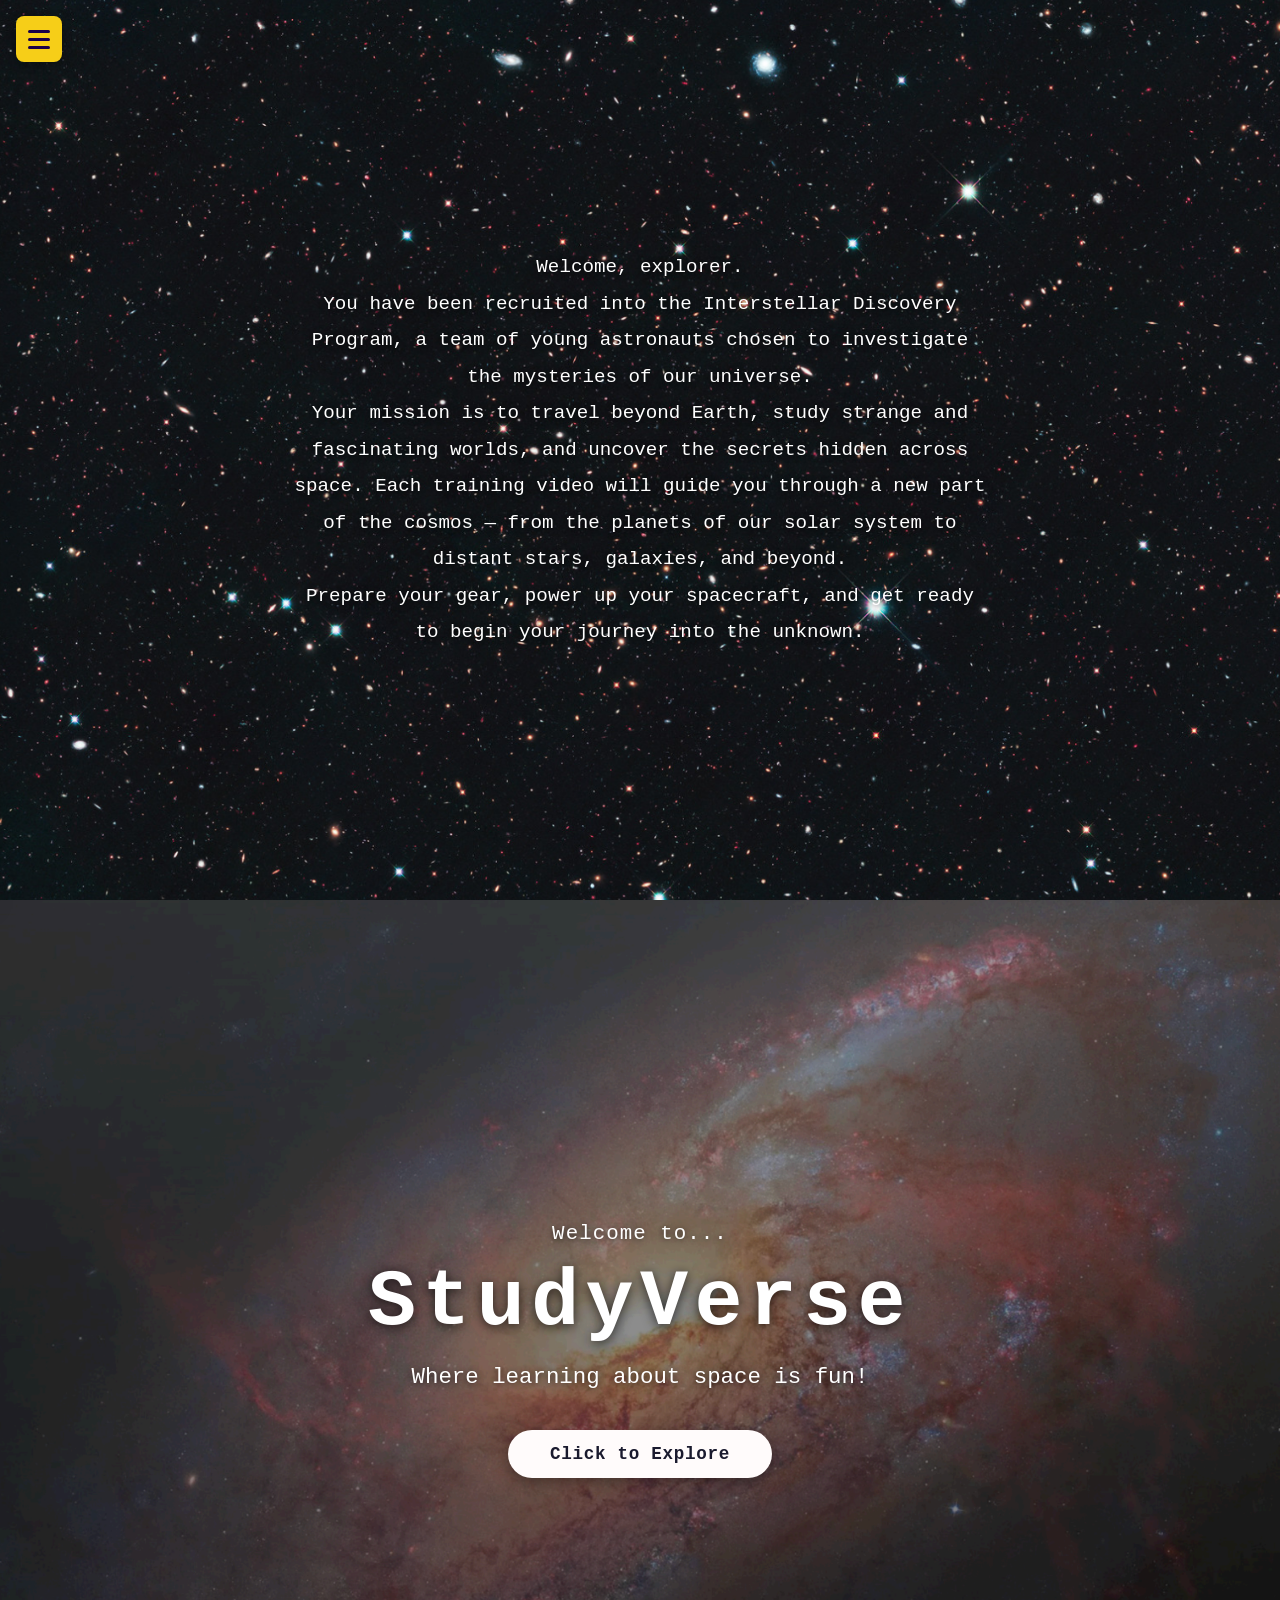
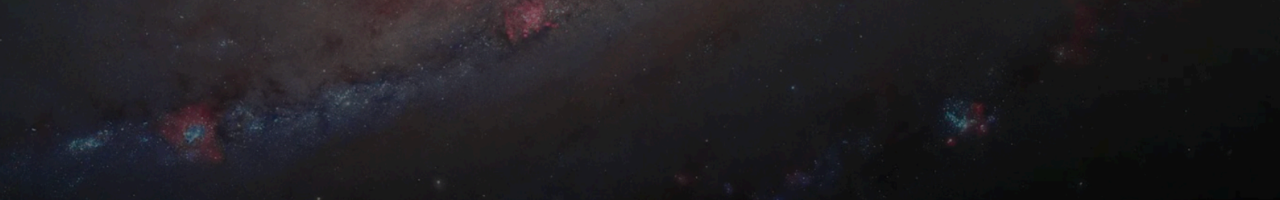
<file: index.html>
<!DOCTYPE html>
<html lang="en">
  <head>
    <meta charset="UTF-8" />
    <meta name="viewport" content="width=device-width, initial-scale=1.0" />
    <title>StudyVerse - Home</title>
    <link rel="stylesheet" href="css/home.css" />
    <link rel="stylesheet" href="css/sidebar.css" />
  </head>
  <body>

    <!-- Section 1: Storytelling Introduction -->
    <section class="intro-section">
      <div class="intro-content">
        <p>Welcome, explorer.</p>
        <p>You have been recruited into the Interstellar Discovery Program, a team of young astronauts chosen to investigate the mysteries of our universe.</p> 
        <p>Your mission is to travel beyond Earth, study strange and fascinating worlds, and uncover the secrets hidden across space. Each training video will guide you through a new part of the cosmos — from the planets of our solar system to distant stars, galaxies, and beyond.</p>
        <p>Prepare your gear, power up your spacecraft, and get ready to begin your journey into the unknown.</p>
      </div>
    </section>

    <!-- Section 2: Welcome -->
    <section class="welcome-section">
      <div class="welcome-content">
        <p class="welcome-label">Welcome to...</p>
        <h1 class="welcome-title">StudyVerse</h1>
        <p class="welcome-tagline">Where learning about space is fun!</p>
        <a href="video1.html" class="explore-btn">Click to Explore</a>
      </div>
    </section>

    <script src="js/progress.js"></script>
  </body>
</html>
</file>
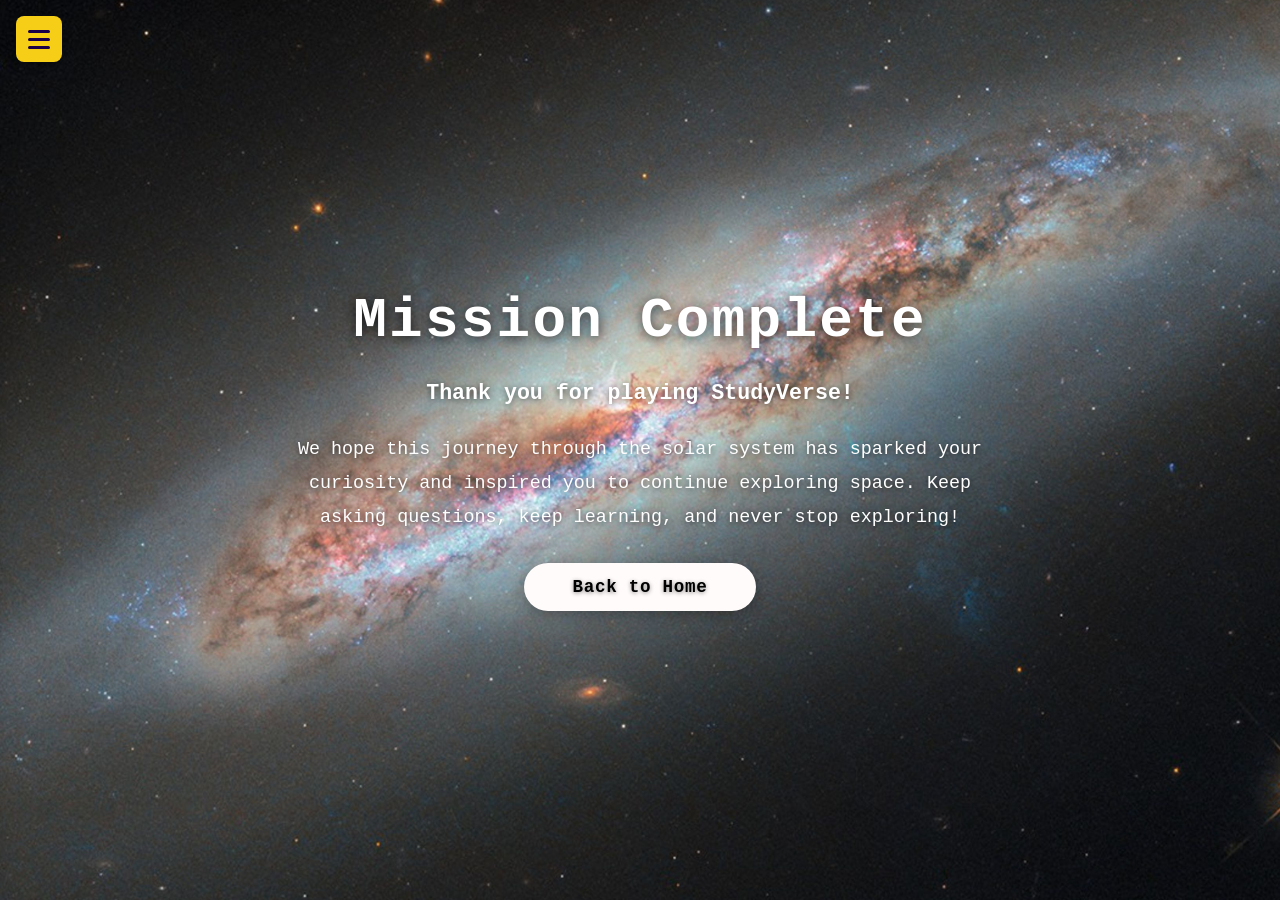
<file: final.html>
<!DOCTYPE html>
<html lang="en">
  <head>
    <meta charset="UTF-8" />
    <meta name="viewport" content="width=device-width, initial-scale=1.0" />
    <title>StudyVerse - Mission Complete</title>
    <link rel="stylesheet" href="css/final.css" />
    <link rel="stylesheet" href="css/sidebar.css" />
  </head>
  <body>
    <section class="final-page">
      <div class="final-content">
        <h1 class="final-heading">Mission Complete</h1>
        <p class="final-bold">Thank you for playing StudyVerse!</p>
        <p class="final-text">
          We hope this journey through the solar system has sparked your
          curiosity and inspired you to continue exploring space. Keep asking
          questions, keep learning, and never stop exploring!
        </p>
        <a href="index.html" class="final-btn">Back to Home</a>
      </div>
    </section>
    <script src="js/progress.js"></script>
  </body>
</html>
</file>
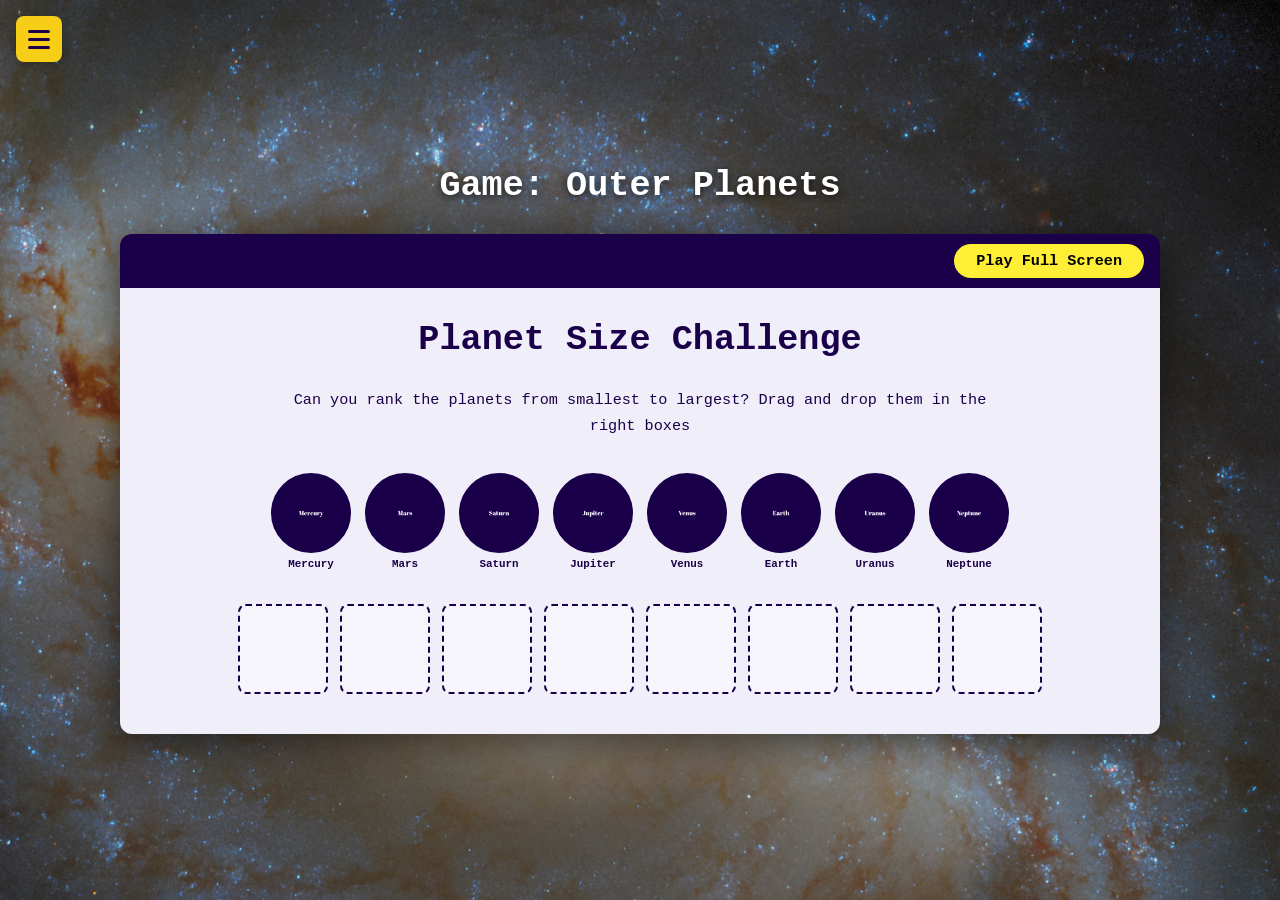
<file: game2.html>
<!DOCTYPE html>
<html lang="en">
  <head>
    <meta charset="UTF-8" />
    <meta name="viewport" content="width=device-width, initial-scale=1.0" />
    <title>StudyVerse - Game: Outer Planets</title>
    <link rel="stylesheet" href="css/game2.css" />
    <link rel="stylesheet" href="css/sidebar.css" />
  </head>
  <body>
    <section class="game-page">
      <h1 class="page-heading">Game: Outer Planets</h1>

      <div class="game-container" id="gameContainer">
        <!-- Top bar -->
        <div class="game-topbar">
          <button class="fullscreen-btn" onclick="toggleFullscreen()">Play Full Screen</button>
        </div>

        <!-- Game area -->
        <div class="game-area">
          <h2 class="game-title">Planet Size Challenge</h2>
          <p class="game-subtitle">
            Can you rank the planets from smallest to largest?
            Drag and drop them in the right boxes
          </p>

          <!-- Draggable planet bank -->
          <div class="planets-row" id="planetsRow"></div>

          <!-- Drop zones (no sun for this one) -->
          <div class="dropzones" id="dropzones"></div>
        </div>
      </div>

      <!-- Shown only when game is won -->
      <a href="congrats2.html" class="continue-btn" id="continueBtn">Continue</a>
    </section>

    <script src="js/progress.js"></script>
    <script src="js/game2.js"></script>
  </body>
</html>
</file>
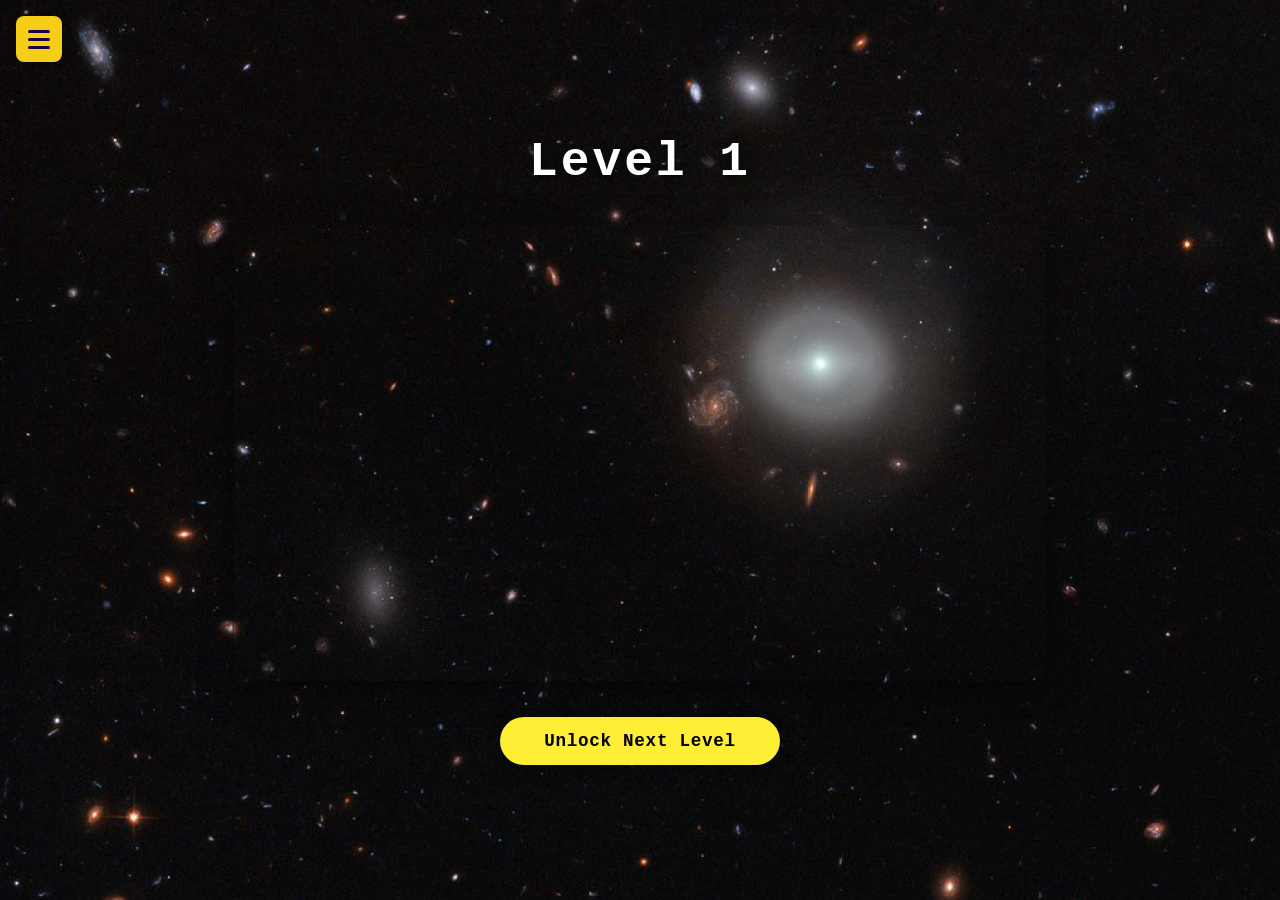
<file: video1.html>
<!DOCTYPE html>
<html lang="en">
  <head>
    <meta charset="UTF-8" />
    <meta name="viewport" content="width=device-width, initial-scale=1.0" />
    <title>StudyVerse - Level 1</title>
    <link rel="stylesheet" href="css/video1.css" />
    <link rel="stylesheet" href="css/sidebar.css" />
  </head>
  <body>

    <section class="video-section">
      <div class="video-content">

        <h1 class="level-heading">Level 1</h1>

        <div class="video-wrapper">
          <iframe
            src="https://www.youtube.com/embed/tYQ6Ayuxtxk"
            title="StudyVerse Level 1"
            frameborder="0"
            allow="accelerometer; autoplay; clipboard-write; encrypted-media; gyroscope; picture-in-picture"
            allowfullscreen
          ></iframe>
        </div>

        <a href="game1.html" class="unlock-btn">Unlock Next Level</a>

      </div>
    </section>

    <script src="js/progress.js"></script>
  </body>
</html>
</file>
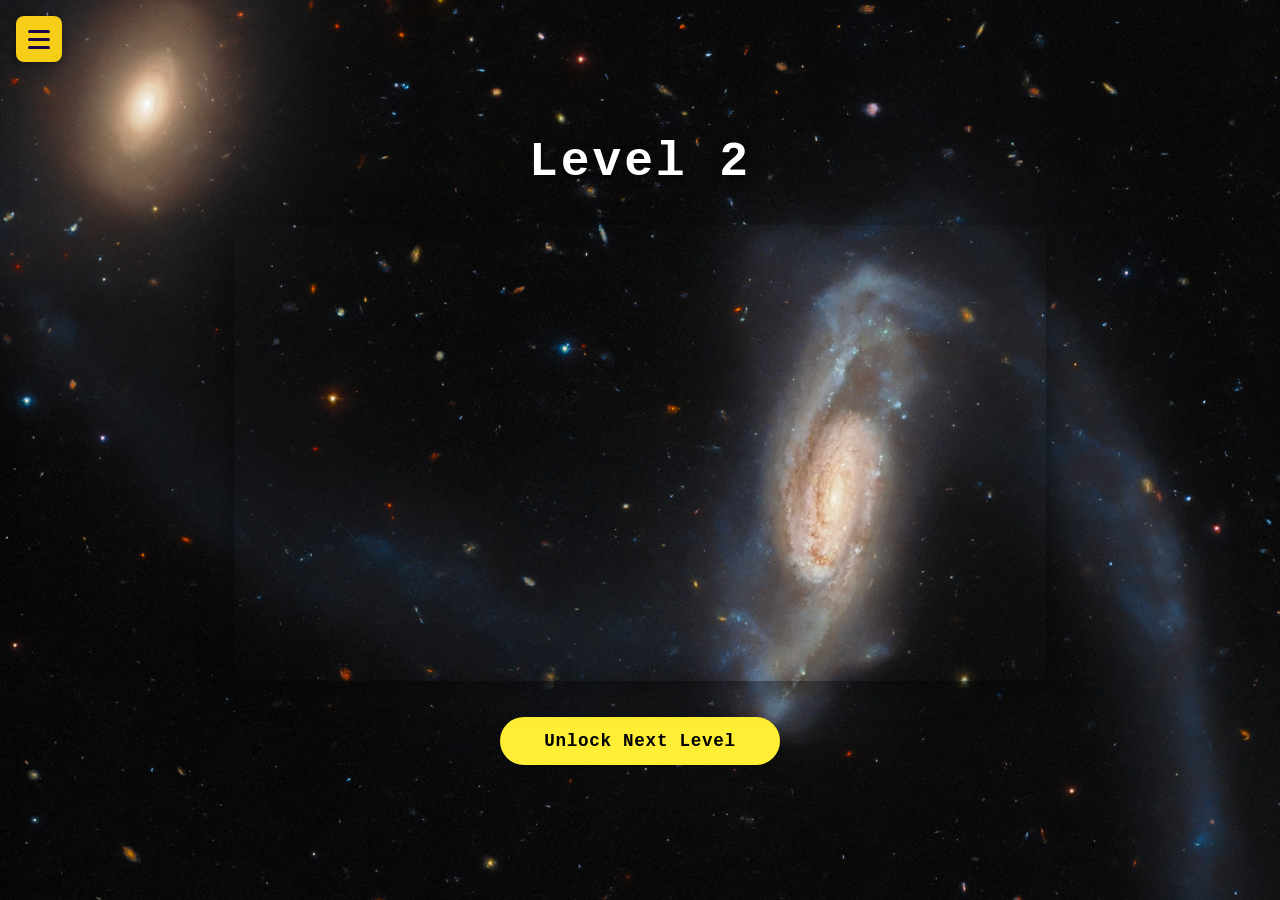
<file: video2.html>
<!DOCTYPE html>
<html lang="en">
  <head>
    <meta charset="UTF-8" />
    <meta name="viewport" content="width=device-width, initial-scale=1.0" />
    <title>StudyVerse - Level 2</title>
    <link rel="stylesheet" href="css/video2.css" />
    <link rel="stylesheet" href="css/sidebar.css" />
  </head>
  <body>

    <section class="video-section">
      <div class="video-content">

        <h1 class="level-heading">Level 2</h1>

        <div class="video-wrapper">
          <iframe
            src="https://www.youtube.com/embed/9b1slDtbA1o"
            title="StudyVerse Level 2"
            frameborder="0"
            allow="accelerometer; autoplay; clipboard-write; encrypted-media; gyroscope; picture-in-picture"
            allowfullscreen
          ></iframe>
        </div>

        <a href="game2.html" class="unlock-btn">Unlock Next Level</a>

      </div>
    </section>

    <script src="js/progress.js"></script>
  </body>
</html>
</file>
<file: css/home.css>
/* ── Global Reset ── */
* {
  margin: 0;
  padding: 0;
  box-sizing: border-box;
}

body {
  font-family: 'Courier New', Courier, monospace;
  color: #ffffff;
}

/* ── Section 1 – Intro ── */
.intro-section {
  min-height: 100vh;
  background-image: url('../images/introBg.png');
  background-size: cover;
  background-position: center;
  background-repeat: no-repeat;
  display: flex;
  align-items: center;
  justify-content: center;
}

.intro-content {
  max-width: 780px;
  padding: 60px 40px;
  text-align: center;
}

.intro-content p {
  font-size: 1.2rem;
  line-height: 1.9;
  color: #ffffff;
  text-shadow: 0 1px 6px rgba(0, 0, 0, 0.7);
}

/* ── Section 2 – Welcome ── */
.welcome-section {
  min-height: 100vh;
  background-image: url('../images/welcomeBg.png');
  background-size: cover;
  background-position: center;
  background-repeat: no-repeat;
  display: flex;
  align-items: center;
  justify-content: center;
}

.welcome-content {
  text-align: center;
  padding: 60px 40px;
}

.welcome-label {
  font-size: 1.3rem;
  letter-spacing: 0.05em;
  color: #ffffff;
  text-shadow: 0 1px 6px rgba(0, 0, 0, 0.6);
  margin-bottom: 12px;
}

.welcome-title {
  font-size: 5rem;
  font-weight: bold;
  letter-spacing: 0.08em;
  color: #ffffff;
  text-shadow: 0 2px 12px rgba(0, 0, 0, 0.7);
  margin-bottom: 16px;
}

.welcome-tagline {
  font-size: 1.4rem;
  color: #ffffff;
  text-shadow: 0 1px 6px rgba(0, 0, 0, 0.6);
  margin-bottom: 40px;
}

/* ── Explore Button ── */
.explore-btn {
  display: inline-block;
  background-color: #FFFBFB;
  color: #1a1a2e;
  text-decoration: none;
  font-size: 1.1rem;
  font-weight: 600;
  padding: 14px 42px;
  border-radius: 40px;
  letter-spacing: 0.04em;
  transition: background-color 0.25s ease, transform 0.2s ease;
  box-shadow: 0 4px 14px rgba(0, 0, 0, 0.35);
}

.explore-btn:hover {
  background-color: #e8e4e4;
  transform: translateY(-2px);
}

.explore-btn:active {
  transform: translateY(0);
}
</file>
<file: css/sidebar.css>
/* ════════════════════════════════
   HAMBURGER BUTTON
   ════════════════════════════════ */
#hamburgerBtn {
  position: fixed;
  top: 16px;
  left: 16px;
  z-index: 1001;
  width: 46px;
  height: 46px;
  background-color: #F6CE18;
  border: none;
  border-radius: 8px;
  display: flex;
  flex-direction: column;
  justify-content: center;
  align-items: center;
  gap: 5px;
  cursor: pointer;
  padding: 10px;
  box-shadow: 0 2px 8px rgba(0, 0, 0, 0.35);
  transition: background-color 0.2s ease;
}
#hamburgerBtn:hover { background-color: #e0b800; }

#hamburgerBtn span {
  display: block;
  width: 22px;
  height: 3px;
  background-color: #1A0049;
  border-radius: 2px;
}

/* ════════════════════════════════
   OVERLAY (click to close)
   ════════════════════════════════ */
#sidebarOverlay {
  display: none;
  position: fixed;
  inset: 0;
  background: rgba(0, 0, 0, 0.45);
  z-index: 999;
}
#sidebarOverlay.open { display: block; }

/* ════════════════════════════════
   SIDEBAR PANEL
   ════════════════════════════════ */
#sidebar {
  position: fixed;
  top: 0;
  left: -280px;
  width: 260px;
  height: 100vh;
  background-color: #1A0049;
  z-index: 1000;
  transition: left 0.3s ease;
  display: flex;
  flex-direction: column;
  padding: 20px 0 32px;
  box-shadow: 4px 0 24px rgba(0, 0, 0, 0.5);
}
#sidebar.open { left: 0; }

/* Close button */
#sidebarCloseBtn {
  align-self: flex-end;
  margin-right: 16px;
  background: none;
  border: none;
  color: #ffffff;
  font-size: 1.4rem;
  cursor: pointer;
  padding: 4px 10px;
  border-radius: 4px;
  transition: color 0.2s ease;
  font-family: 'Courier New', Courier, monospace;
}
#sidebarCloseBtn:hover { color: #F6CE18; }

/* Sidebar title */
.sidebar-title {
  font-family: 'Courier New', Courier, monospace;
  font-size: 1.05rem;
  font-weight: 900;
  color: #F6CE18;
  padding: 14px 24px 18px;
  border-bottom: 1px solid rgba(246, 206, 24, 0.25);
  margin-bottom: 12px;
  letter-spacing: 0.08em;
}

/* ════════════════════════════════
   NAV LIST
   ════════════════════════════════ */
#sidebar ul {
  list-style: none;
  padding: 0 12px;
  display: flex;
  flex-direction: column;
  gap: 4px;
}

/* Unlocked item */
#sidebar ul li a {
  display: block;
  color: #ffffff;
  text-decoration: none;
  font-family: 'Courier New', Courier, monospace;
  font-size: 1rem;
  padding: 11px 16px;
  border-radius: 8px;
  transition: background-color 0.2s ease, color 0.2s ease;
}
#sidebar ul li a:hover {
  background-color: rgba(246, 206, 24, 0.15);
  color: #F6CE18;
}

/* Locked item */
#sidebar ul li.locked {
  display: flex;
  align-items: center;
  justify-content: space-between;
  padding: 11px 16px;
  border-radius: 8px;
  color: #5a5a7a;
  font-family: 'Courier New', Courier, monospace;
  font-size: 1rem;
  cursor: not-allowed;
  user-select: none;
}
.lock-icon { font-size: 0.85rem; }
</file>
<file: css/final.css>
/* ── Reset ── */
* { margin: 0; padding: 0; box-sizing: border-box; }

body { font-family: 'Courier New', Courier, monospace; }

/* ── Page ── */
.final-page {
  min-height: 100vh;
  background-image: url('../images/missionCompBg.png');
  background-size: cover;
  background-position: center;
  background-repeat: no-repeat;
  display: flex;
  align-items: center;
  justify-content: center;
  padding: 60px 24px;
}

/* ── Content ── */
.final-content {
  display: flex;
  flex-direction: column;
  align-items: center;
  gap: 28px;
  text-align: center;
  max-width: 720px;
}

/* ── Heading ── */
.final-heading {
  font-size: 3.5rem;
  font-weight: bold;
  color: #ffffff;
  text-shadow: 0 2px 12px rgba(0, 0, 0, 0.7);
  letter-spacing: 0.04em;
}

/* ── Bold paragraph ── */
.final-bold {
  font-size: 1.35rem;
  font-weight: bold;
  color: #ffffff;
  text-shadow: 0 1px 6px rgba(0, 0, 0, 0.6);
}

/* ── Normal paragraph ── */
.final-text {
  font-size: 1.15rem;
  font-weight: normal;
  line-height: 1.85;
  color: #ffffff;
  text-shadow: 0 1px 6px rgba(0, 0, 0, 0.6);
}

/* ── Button ── */
.final-btn {
  display: inline-block;
  background-color: #FFFBFB;
  color: #000000;
  text-decoration: none;
  font-size: 1.1rem;
  font-weight: 700;
  padding: 14px 48px;
  border-radius: 40px;
  letter-spacing: 0.04em;
  box-shadow: 0 4px 14px rgba(0, 0, 0, 0.3);
  transition: background-color 0.25s ease, transform 0.2s ease;
  /* White text on near-white bg needs a contrast shadow to remain legible */
  text-shadow: 0 1px 4px rgba(0, 0, 0, 0.45);
}
.final-btn:hover { background-color: #e8e4e4; transform: translateY(-2px); }
.final-btn:active { transform: translateY(0); }
</file>
<file: css/game2.css>
/* ── Reset ── */
* { margin: 0; padding: 0; box-sizing: border-box; }

body { font-family: 'Courier New', Courier, monospace; }

/* ── Page ── */
.game-page {
  min-height: 100vh;
  background-image: url('../images/game2Bg.png');
  background-size: cover;
  background-position: center;
  background-repeat: no-repeat;
  display: flex;
  flex-direction: column;
  align-items: center;
  justify-content: center;
  gap: 28px;
  padding: 40px 20px;
}

.page-heading {
  color: #ffffff;
  font-size: 2.2rem;
  text-shadow: 0 2px 8px rgba(0,0,0,0.7);
  font-family: 'Courier New', Courier, monospace;
}

/* ── Game Container ── */
.game-container {
  width: 100%;
  max-width: 1040px;
  border-radius: 12px;
  overflow: hidden;
  box-shadow: 0 8px 40px rgba(0,0,0,0.55);
}

.game-topbar {
  background-color: #1A0049;
  display: flex;
  justify-content: flex-end;
  padding: 10px 16px;
}

.fullscreen-btn {
  background-color: #FFEE36;
  color: #000000;
  border: none;
  border-radius: 20px;
  padding: 8px 22px;
  font-size: 0.95rem;
  font-weight: 700;
  cursor: pointer;
  font-family: 'Courier New', Courier, monospace;
  transition: background-color 0.2s ease, transform 0.15s ease;
}
.fullscreen-btn:hover { background-color: #e6d700; transform: scale(1.04); }

/* ── Game Area ── */
.game-area {
  background-color: #f0eef8;
  padding: 32px 28px 40px;
  display: flex;
  flex-direction: column;
  align-items: center;
  gap: 28px;
}

.game-title {
  font-size: 2.2rem;
  font-weight: 900;
  color: #1A0049;
  text-align: center;
}

.game-subtitle {
  font-size: 0.95rem;
  color: #1A0049;
  text-align: center;
  max-width: 700px;
  line-height: 1.65;
}

/* ── Planet Bank (smaller circles for 8 planets) ── */
.planets-row {
  display: flex;
  flex-wrap: wrap;
  gap: 14px;
  justify-content: center;
  min-height: 105px;
  width: 100%;
  padding: 6px;
}

/* ── Planet Item ── */
.planet-item {
  display: flex;
  flex-direction: column;
  align-items: center;
  gap: 5px;
  cursor: grab;
  user-select: none;
  transition: transform 0.15s ease;
}
.planet-item:active { cursor: grabbing; }
.planet-item img {
  width: 80px;
  height: 80px;
  border-radius: 50%;
  object-fit: cover;
  background-color: #1A0049;
  border: 3px solid #1A0049;
  display: block;
}
.planet-item span {
  font-size: 0.68rem;
  color: #1A0049;
  font-weight: 700;
  font-family: 'Courier New', Courier, monospace;
}

/* ── Drop Zones (8 in a row) ── */
.dropzones {
  display: flex;
  gap: 12px;
  flex-wrap: wrap;
  justify-content: center;
  width: 100%;
}

.drop-zone {
  width: 90px;
  height: 90px;
  border: 2px dashed #1A0049;
  border-radius: 8px;
  display: flex;
  align-items: center;
  justify-content: center;
  background-color: rgba(255,255,255,0.4);
  transition: border-color 0.2s, background-color 0.2s;
}
.drop-zone.drag-over  { border-color: #7c4dff; background-color: rgba(124,77,255,0.12); }
.drop-zone.correct    { border-color: #00c853; background-color: rgba(0,200,83,0.15); }
.drop-zone.incorrect  { border-color: #d50000; background-color: rgba(213,0,0,0.1); }

/* ── Continue Button ── */
.continue-btn {
  display: none;
  background-color: #FFFBFB;
  color: #000000;
  text-decoration: none;
  font-size: 1.1rem;
  font-weight: 700;
  padding: 14px 44px;
  border-radius: 40px;
  font-family: 'Courier New', Courier, monospace;
  box-shadow: 0 4px 14px rgba(0,0,0,0.3);
  transition: background-color 0.25s ease, transform 0.2s ease;
}
.continue-btn.visible { display: inline-block; }
.continue-btn:hover { background-color: #e8e4e4; transform: translateY(-2px); }

/* ── Fullscreen ── */
#gameContainer:fullscreen { border-radius: 0; max-width: 100%; height: 100vh; display: flex; flex-direction: column; }
#gameContainer:fullscreen .game-area { flex: 1; justify-content: center; overflow-y: auto; }
</file>
<file: css/video1.css>
/* ── Global Reset ── */
* {
  margin: 0;
  padding: 0;
  box-sizing: border-box;
}

body {
  font-family: 'Courier New', Courier, monospace;
}

/* ── Video Section ── */
.video-section {
  min-height: 100vh;
  background-image: url('../images/vid1Bg.png');
  background-size: cover;
  background-position: center;
  background-repeat: no-repeat;
  display: flex;
  align-items: center;
  justify-content: center;
}

.video-content {
  display: flex;
  flex-direction: column;
  align-items: center;
  gap: 36px;
  padding: 60px 24px;
  width: 100%;
  max-width: 860px;
}

/* ── Level Heading ── */
.level-heading {
  font-size: 3rem;
  font-weight: bold;
  color: #ffffff;
  text-shadow: 0 2px 10px rgba(0, 0, 0, 0.7);
  letter-spacing: 0.06em;
}

/* ── Responsive iframe (16:9) ── */
.video-wrapper {
  position: relative;
  width: 100%;
  padding-top: 56.25%; /* 16:9 ratio */
  border-radius: 12px;
  overflow: hidden;
  box-shadow: 0 8px 32px rgba(0, 0, 0, 0.5);
}

.video-wrapper iframe {
  position: absolute;
  top: 0;
  left: 0;
  width: 100%;
  height: 100%;
  border: 0;
  display: block;
}

/* ── Unlock Button ── */
.unlock-btn {
  display: inline-block;
  background-color: #FFEE36;
  color: #000000;
  text-decoration: none;
  font-size: 1.1rem;
  font-weight: 700;
  padding: 14px 44px;
  border-radius: 40px;
  letter-spacing: 0.04em;
  box-shadow: 0 4px 14px rgba(0, 0, 0, 0.3);
  transition: background-color 0.25s ease, transform 0.2s ease;
}

.unlock-btn:hover {
  background-color: #e6d700;
  transform: translateY(-2px);
}

.unlock-btn:active {
  transform: translateY(0);
}
</file>
<file: css/video2.css>
/* ── Global Reset ── */
* {
  margin: 0;
  padding: 0;
  box-sizing: border-box;
}

body {
  font-family: 'Courier New', Courier, monospace;
}

/* ── Video Section ── */
.video-section {
  min-height: 100vh;
  background-image: url('../images/vid2Bg.png');
  background-size: cover;
  background-position: center;
  background-repeat: no-repeat;
  display: flex;
  align-items: center;
  justify-content: center;
}

.video-content {
  display: flex;
  flex-direction: column;
  align-items: center;
  gap: 36px;
  padding: 60px 24px;
  width: 100%;
  max-width: 860px;
}

/* ── Level Heading ── */
.level-heading {
  font-size: 3rem;
  font-weight: bold;
  color: #ffffff;
  text-shadow: 0 2px 10px rgba(0, 0, 0, 0.7);
  letter-spacing: 0.06em;
}

/* ── Responsive iframe (16:9) ── */
.video-wrapper {
  position: relative;
  width: 100%;
  padding-top: 56.25%; /* 16:9 ratio */
  border-radius: 12px;
  overflow: hidden;
  box-shadow: 0 8px 32px rgba(0, 0, 0, 0.5);
}

.video-wrapper iframe {
  position: absolute;
  top: 0;
  left: 0;
  width: 100%;
  height: 100%;
  border: 0;
  display: block;
}

/* ── Unlock Button ── */
.unlock-btn {
  display: inline-block;
  background-color: #FFEE36;
  color: #000000;
  text-decoration: none;
  font-size: 1.1rem;
  font-weight: 700;
  padding: 14px 44px;
  border-radius: 40px;
  letter-spacing: 0.04em;
  box-shadow: 0 4px 14px rgba(0, 0, 0, 0.3);
  transition: background-color 0.25s ease, transform 0.2s ease;
}

.unlock-btn:hover {
  background-color: #e6d700;
  transform: translateY(-2px);
}

.unlock-btn:active {
  transform: translateY(0);
}
</file>
